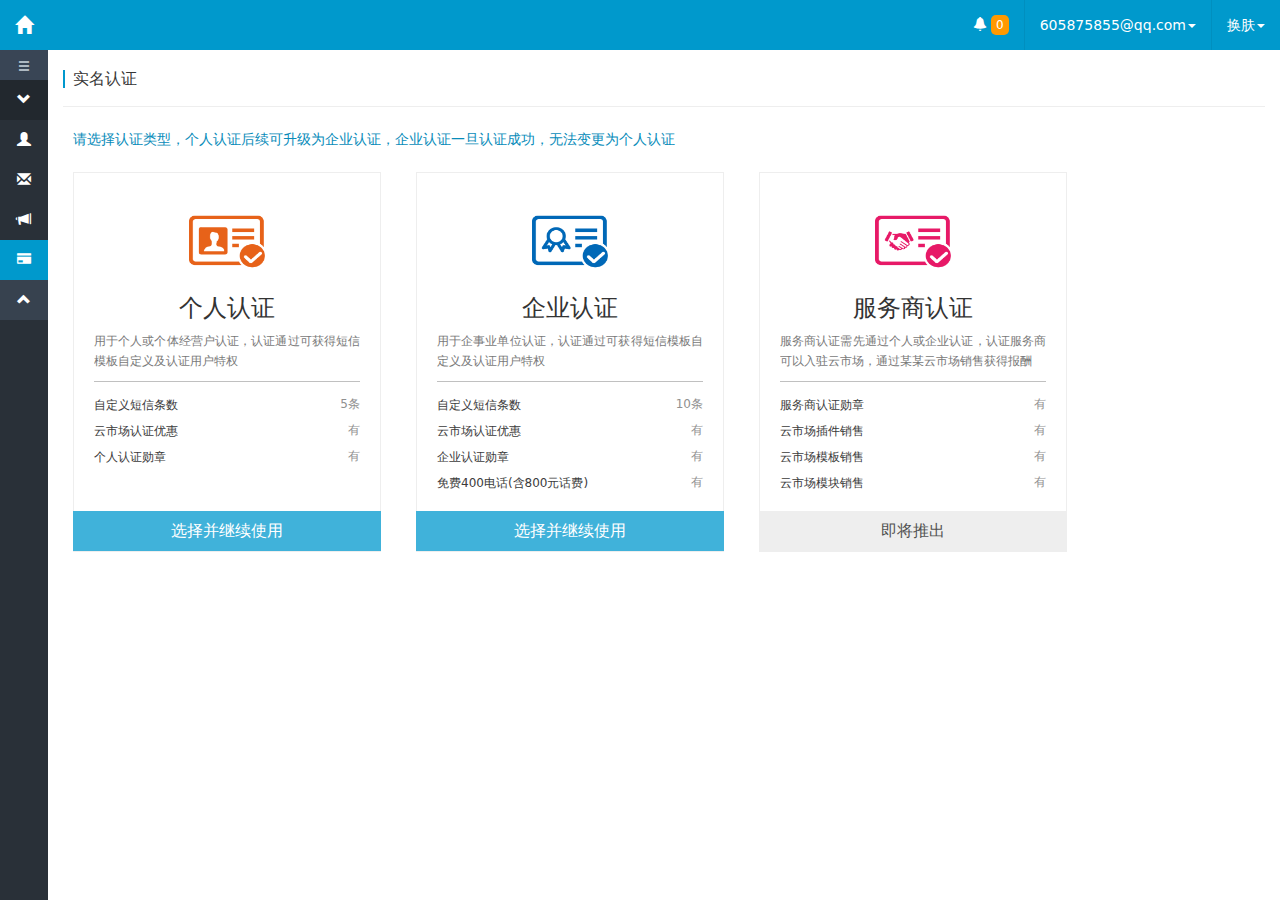
<file: src/main/webapp/WEB-INF/Page/Admin/serverInfo.html>
<!DOCTYPE html PUBLIC "-//W3C//DTD XHTML 1.0 Transitional//EN" "http://www.w3.org/TR/xhtml1/DTD/xhtml1-transitional.dtd">
<html xmlns="http://www.w3.org/1999/xhtml">
<head>
<meta http-equiv="Content-Type" content="text/html; charset=utf-8" />
<meta name="viewport" content="width=device-width, initial-scale=1,maximum-scale=1, user-scalable=no">
<title>服务器信息</title>
<link href="bootstrap-3.3.5-dist/css/bootstrap.min.css" title="" rel="stylesheet" />
<link title="" href="css/style.css" rel="stylesheet" type="text/css"  />
<link title="blue" href="css/dermadefault.css" rel="stylesheet" type="text/css"/>
<link title="green" href="css/dermagreen.css" rel="stylesheet" type="text/css" disabled="disabled"/>
<link title="orange" href="css/dermaorange.css" rel="stylesheet" type="text/css" disabled="disabled"/>
<link href="css/templatecss.css" rel="stylesheet" title="" type="text/css" />

<script src="http://www.jq22.com/jquery/jquery-1.10.2.js"></script>
<script src="script/jquery.cookie.js" type="text/javascript"></script>
<script src="bootstrap-3.3.5-dist/js/bootstrap.min.js" type="text/javascript"></script>
</head>

<body>
<nav class="nav navbar-default navbar-mystyle navbar-fixed-top">
  <div class="navbar-header">
    <button class="navbar-toggle" data-toggle="collapse" data-target=".navbar-collapse"> 
     <span class="icon-bar"></span> 
     <span class="icon-bar"></span> 
     <span class="icon-bar"></span> 
    </button>
    <a class="navbar-brand mystyle-brand"><span class="glyphicon glyphicon-home"></span></a> </div>
  <div class="collapse navbar-collapse">
    
    
    <ul class="nav navbar-nav pull-right">
       <li class="li-border">
          <a href="#" class="mystyle-color">
            <span class="glyphicon glyphicon-bell"></span>
            <span class="topbar-num">0</span>
          </a>
      </li>
      <li class="dropdown li-border"><a href="#" class="dropdown-toggle mystyle-color" data-toggle="dropdown">605875855@qq.com<span class="caret"></span></a>
        <ul class="dropdown-menu">
          <li><a href="#">退出</a></li>
        </ul>
      </li>
      <li class="dropdown"><a href="#" class="dropdown-toggle mystyle-color" data-toggle="dropdown">换肤<span class="caret"></span></a>
        <ul class="dropdown-menu changecolor">
          <li id="blue"><a href="#">蓝色</a></li>
          <li class="divider"></li>
          <li id="green"><a href="#">绿色</a></li>
          <li class="divider"></li>
          <li id="orange"><a href="#">橙色</a></li>
        </ul>
      </li>
    </ul>
  </div>
</nav>
<div class="down-main">
  <div class="left-main left-off">
    <div class="sidebar-fold"><span class="glyphicon glyphicon-menu-hamburger"></span></div>
    <div class="subNavBox">
      <div class="sBox">
       <div class="subNav sublist-down"><span class="title-icon glyphicon glyphicon-chevron-down"></span><span class="sublist-title">用户中心</span>
        </div>
        <ul class="navContent" style="display:block">
         <li>
            <div class="showtitle" style="width:100px;"><img src="img/leftimg.png" />账号管理</div>
            <a href="userInfo.html"><span class="sublist-icon glyphicon glyphicon-user"></span><span class="sub-title">账号管理</span></a> </li>
          <li>
            <div class="showtitle" style="width:100px;"><img src="img/leftimg.png" />消息中心</div>
            <a href="message.html"><span class="sublist-icon glyphicon glyphicon-envelope"></span><span class="sub-title">消息中心</span></a> </li>
          <li>
            <div class="showtitle" style="width:100px;"><img src="img/leftimg.png" />短信</div>
            <a href="smsInfo.html"><span class="sublist-icon glyphicon glyphicon-bullhorn"></span><span class="sub-title">短信</span></a></li>
          <li class="active">
            <div class="showtitle" style="width:100px;"><img src="img/leftimg.png" />实名认证</div>
            <a href="identify.html"><span class="sublist-icon glyphicon glyphicon-credit-card"></span><span class="sub-title">实名认证</span></a></li>
        </ul>
      </div>
      <div class="sBox">
        <div class="subNav sublist-up"><span class="title-icon glyphicon glyphicon-chevron-up"></span><span class="sublist-title">关于我们</span></div>
        <ul class="navContent" style="display:none">
          <li>
            <div class="showtitle" style="width:100px;"><img src="img/leftimg.png" />添加新闻</div>
            <a href="#"><span class="sublist-icon glyphicon glyphicon-user"></span><span class="sub-title">添加新闻</span></a></li>
          <li>
            <div class="showtitle" style="width:100px;"><img src="img/leftimg.png" />添加新闻</div>
            <a href="#"><span class="sublist-icon glyphicon glyphicon-user"></span><span class="sub-title">新闻管理</span></a></li>
          <li>
            <div class="showtitle" style="width:100px;"><img src="img/leftimg.png" />添加新闻</div>
            <a href="#"><span class="sublist-icon glyphicon glyphicon-user"></span><span class="sub-title">添加新闻</span></a></li>
          <li>
            <div class="showtitle" style="width:100px;"><img src="img/leftimg.png" />新闻管理</div>
            <a href="#"><span class="sublist-icon glyphicon glyphicon-user"></span><span class="sub-title">新闻管理</span></a></li>
        </ul>
      </div>
    </div>
  </div>
  <div class="right-product view-product right-off">
     <div class="container-fluid">
				<div class="info-center">
					<div class="page-header">
                                      <div class="pull-left">
						<h4>实名认证</h4>      
					</div>
                                   </div>
					<div class="indentify-class padding-lr">
						<p class="margin-big-tb text-sub text-default">
							请选择认证类型，个人认证后续可升级为企业认证，企业认证一旦认证成功，无法变更为个人认证
						</p>
						<ul class="class-content">
							<li class="pull-left margin-large-35">
							<a class="class-detail pull-right " href="#">
							<div class="class-detail-top">
								<div class="text-center indentify-icon">
									<img src="img/identify_personal.png">
								</div>
								<h3 class="text-center">个人认证</h3>
								<p class="margin-tb padding-bottom text-justify info">
									用于个人或个体经营户认证，认证通过可获得短信模板自定义及认证用户特权
								</p>
								<ul class="class-detail-has margin-top text-lh-big">
									<li>
									<span class="text-black-gray">自定义短信条数</span>
									<span class="pull-right text-gray-white">5条</span>
									</li>
									<li>
									<span class="text-black-gray">云市场认证优惠</span>
									<span class="pull-right text-gray-white">有</span>
									</li>
									<li>
									<span class="text-black-gray">个人认证勋章</span>
									<span class="pull-right text-gray-white">有</span>
									</li>
								</ul>
							</div>
							<p class="continue text-big">
								选择并继续使用
							</p>
							</a>
							</li>
							<li class="pull-left margin-large-35">
							<a class="class-detail pull-right " href="#">
							<div class="class-detail-top">
								<div class="text-center indentify-icon">
									<img src="img/identify_enterprise.png">
								</div>
								<h3 class="text-center">企业认证</h3>
								<p class="margin-tb padding-bottom text-justify info">
									用于企事业单位认证，认证通过可获得短信模板自定义及认证用户特权
								</p>
								<ul class="class-detail-has margin-top text-lh-big">
									<li>
									<span class="text-black-gray">自定义短信条数</span>
									<span class="pull-right text-gray-white">10条</span>
									</li>
									<li>
									<span class="text-black-gray">云市场认证优惠</span>
									<span class="pull-right text-gray-white">有</span>
									</li>
									<li>
									<span class="text-black-gray">企业认证勋章</span>
									<span class="pull-right text-gray-white">有</span>
									</li>
									<li>
									<span class="text-black-gray">免费400电话(含800元话费)</span>
									<span class="pull-right text-gray-white">有</span>
									</li>
								</ul>
							</div>
							<p class="continue text-big">
								选择并继续使用
							</p>
							</a>
							</li>
							<li class="pull-left">
							<a class="class-detail pull-right disabled" href="#">
							<div class="class-detail-top">
								<div class="text-center indentify-icon">
									<img src="img/identify_developer.png">
								</div>
								<h3 class="text-center">服务商认证</h3>
								<p class="margin-tb padding-bottom text-justify info">
									服务商认证需先通过个人或企业认证，认证服务商可以入驻云市场，通过某某云市场销售获得报酬
								</p>
								<ul class="class-detail-has margin-top text-lh-big">
									<li>
									<span class="text-black-gray">服务商认证勋章</span>
									<span class="pull-right text-gray-white">有</span>
									</li>
									<li>
									<span class="text-black-gray">云市场插件销售</span>
									<span class="pull-right text-gray-white">有</span>
									</li>
									<li>
									<span class="text-black-gray">云市场模板销售</span>
									<span class="pull-right text-gray-white">有</span>
									</li>
									<li>
									<span class="text-black-gray">云市场模块销售</span>
									<span class="pull-right text-gray-white">有</span>
									</li>
								</ul>
							</div>
							<p class="continue text-big">
								即将推出
							</p>
							</a>
							</li>
						</ul>
					</div>
				</div>            
		</div>
  </div>
</div>
<script type="text/javascript">
$(function(){
/*换肤*/
$(".dropdown .changecolor li").click(function(){
	var style = $(this).attr("id");
    $("link[title!='']").attr("disabled","disabled"); 
	$("link[title='"+style+"']").removeAttr("disabled"); 

	$.cookie('mystyle', style, { expires: 7 }); // 存储一个带7天期限的 cookie 
})
var cookie_style = $.cookie("mystyle"); 
if(cookie_style!=null){ 
    $("link[title!='']").attr("disabled","disabled"); 
	$("link[title='"+cookie_style+"']").removeAttr("disabled"); 
} 
/*左侧导航栏显示隐藏功能*/
$(".subNav").click(function(){				
			/*显示*/
			if($(this).find("span:first-child").attr('class')=="title-icon glyphicon glyphicon-chevron-down")
			{
				$(this).find("span:first-child").removeClass("glyphicon-chevron-down");
			    $(this).find("span:first-child").addClass("glyphicon-chevron-up");
			    $(this).removeClass("sublist-down");
				$(this).addClass("sublist-up");
			}
			/*隐藏*/
			else
			{
				$(this).find("span:first-child").removeClass("glyphicon-chevron-up");
				$(this).find("span:first-child").addClass("glyphicon-chevron-down");
				$(this).removeClass("sublist-up");
				$(this).addClass("sublist-down");
			}	
		// 修改数字控制速度， slideUp(500)控制卷起速度
	    $(this).next(".navContent").slideToggle(300).siblings(".navContent").slideUp(300);
	})
/*左侧导航栏缩进功能*/
$(".left-main .sidebar-fold").click(function(){

	if($(this).parent().attr('class')=="left-main left-full")
	{
		$(this).parent().removeClass("left-full");
		$(this).parent().addClass("left-off");
		
		$(this).parent().parent().find(".right-product").removeClass("right-full");
		$(this).parent().parent().find(".right-product").addClass("right-off");
		
		
		}
	else
	{
		$(this).parent().removeClass("left-off");
		$(this).parent().addClass("left-full");
		
		$(this).parent().parent().find(".right-product").removeClass("right-off");
		$(this).parent().parent().find(".right-product").addClass("right-full");
		
		
		}
	})	
 
  /*左侧鼠标移入提示功能*/
		$(".sBox ul li").mouseenter(function(){
			if($(this).find("span:last-child").css("display")=="none")
			{$(this).find("div").show();}
			}).mouseleave(function(){$(this).find("div").hide();})	
})
</script>
</body>
</html>
</file>
<file: src/main/webapp/WEB-INF/Page/Admin/css/style.css>
@charset "utf-8";
body{font-family: "Helvetica Neue", "Luxi Sans", "DejaVu Sans", Tahoma, "Hiragino Sans GB", STHeiti, "Microsoft YaHei";}

/*宽度比例*/
.w10 { width: 10%; }
.w20 { width: 20%; }
.w30 { width: 30%; }
.w40 { width: 40%; }
.w50 { width: 50%; }
.w60 { width: 60%; }
.w70 { width: 70%; }
.w80 { width: 80%; }
.w90 { width: 90%; }
.w5 { width: 5%; }
.w15 { width: 15%; }
.w25 { width: 25%; }
.w35 { width: 35%; }
.w33 { width: 33.333%; }
.w45 { width: 45%; }
.w55 { width: 55%; }
.w65 { width: 65%; }
.w75 { width: 75%; }
.w85 { width: 85%; }
.w95 { width: 95%; }







/*左侧导航栏*/
.down-main{position: absolute;width: 100%;top: 50px;bottom: 0px;z-index: 100;}
.left-full{ width:160px; display:block;}
.right-full{ left:160px;}
.left-off{ width:48px; display:block;}
.right-off{ left:48px;}
.right-product{position: absolute;top: 0px;bottom: 0px;right: 0px;background: #FFF;}
.sidebar-fold{ height: 30px;width: 100%;background: #394555;color: #aeb9c2;text-align: center; height:30px; font-size: 12px;cursor: pointer;}
.sidebar-fold span{ line-height:30px;}
/*.left-main{ bottom: 0px; top:0px; position:absolute; background-color:#293038;}*/
.left-main{ bottom: 0px; top:50px; z-index:100; position:fixed; background-color:#293038;}
.sBox ul li{ list-style-type:none; position:relative;}

.sBox ul{ padding:0px; position: relative; margin:0px;}
.sBox ul li a{display: block;width: 100%;height: 40px;line-height: 40px;overflow: hidden; text-decoration:none; color:#FFF;}
.sBox .sublist-icon{ width:48px; text-align:center;}
.subNavBox .subNav{ height:40px; line-height:40px; color: #fff;}
.subNavBox .subNav .title-icon{ width:48px; text-align:center;}
.sBox .sublist-down{ background-color:#22282e;}
.sBox .sublist-up{ background-color:#37424f;}
.sBox .sublist-up ul{ display:none;}
.sBox .sublist-title{ cursor:pointer; font-size: 12px;}
.sBox .subNav:hover,.sBox ul li:hover{ background-color:#42515f;}
.sBox span{ line-height:36px;}
.sBox ul li .showtitle{ text-align:center; line-height:40px; position:absolute; z-index:100; background-color:#545f71; left:55px; padding:0px 10px 0px 10px; color:#FFF; min-width:100px; display:none;}
.sBox ul li .showtitle img {position: absolute;left: -6px; top: 14px;}
.left-off .sBox ul li .sub-title{ display:none;}
.left-off .sBox .sublist-title{ display:none;}
/*产品与服务下拉内容*/
.navbar-nav .dropdown .topbar-nav-list{ color:#000; font-size:12px;padding:10px; width:auto; white-space: nowrap;}
.topbar-nav-col{vertical-align: top;padding: 0 10px; display:inline-block;}
.topbar-nav-col .topbar-nav-item-title{margin: 3px 0px;color: #999;font-weight: 600; font-size:13px;}
.topbar-nav-col ul li{ list-style:none; min-width: 160px;height: 28px;line-height: 28px;margin-bottom: 2px;}
.dropdown-menu .topbar-nav-col ul{ padding-top:5px; padding-left:0px;}
.topbar-nav-col ul li a{display: block;height: 100%;padding: 0 10px;text-decoration: none;color: #333;}
.topbar-nav-col ul li a:hover{ background-color:#f2f2f2;}
.topbar-nav-col .topbar-nav-item{ border-bottom:solid 1px #f2f2f2;} 


.dropdown-menu{ min-width:10px;}
/*===============登录页面=======================*/
.login-bg {width: 100%;height: 100%;background-image: url(../img/login-bg.png);background-repeat: repeat-x;}
.login-dom{ width:100%; color:#c0cad6; text-align:center;}
.logo{padding-top: 60px;margin: 0px auto 20px;}

.login-bg .forget {height: 60px;overflow: hidden; max-width:570px; margin:30px auto 0px auto;}
.forget {background-image:url(../img/forget.png); background-repeat:no-repeat;}
.forget-pwd {color: #c1c8d1;margin-left: 50px;padding-top: 20px;}
.forget-pwd:hover {text-decoration: underline;color: #fff;}
.forget-new:hover {color: #fff;text-decoration: underline;}

.login .btn-change{ line-height:48px;}
.forget-new {color: #c1c8d1;padding-top: 20px;margin-right: 50px;}
.login-footer{ text-align:center;color:#c1c8d1; padding-top:40px;}
.login .form-left{ float:left; width:65%;}
.login .form-right{ float:right; width:35%; margin-top:3px;}
.login .form-right img{ height:36px; width:100%;border-radius: 6px;float: right;margin: 2px 5px 2px 0px;}
.login .form-horizontal{max-width:320px;margin-left:auto; margin-right:auto;}
.form-horizontal .form-group{ margin:0px;}
.border-bottom{border-bottom: solid 1px #ddd;}
.login-box {border-radius: 8px;-webkit-border-radius: 8px;margin: 20px auto;background-color: #dde6ea;border: 2px solid #fff;cursor: pointer;}
.form-left .txtyzm{ margin-left:12%;}
/*登录切换*/
.toptext{border: 1px solid #df9c1f;line-height: 28px;height: 28px;background-color: #fefcee;float: right;margin-right: 5px;padding: 0px 5px;color: #df9c1f;margin-top: 5px; position:relative;}
.triangle{ position:absolute; right: -9px;top: 3px;}
.img-click{margin-right: -3px;margin-top: -1px; width:48px; height:48px;}

.uplogin{ padding-bottom:10px;}
/* 登录名 */
.name {width: 100%;height: 40px;border-radius: 8px;}
.name input {width: 90%;height: 40px;outline: none;border: none;background-color: transparent;border-radius: 8px;
-webkit-border-radius: 8px;margin-left: 5%;}
input.input-error{background-color: transparent;}
/* 密码 */
.pwd {width: 100%;height: 40px;border-radius: 8px;-webkit-border-radius: 8px;}
.pwd input {width: 90%;height: 40px;outline: none;border: none;background-color: transparent;border-radius: 8px;
-webkit-border-radius: 8px;margin-left: 5%;}
.form-horizontal input{ color:#000;}
/*登录按钮*/
.btn-login {display: block;height: 40px;color: #c1c8d1;background-color: #2a799f;border-radius: 8px;-webkit-border-radius: 8px;cursor: pointer;border: 1px solid #598fab;}
.btn-mystyle:hover {color: #fff;}
/*二维码界面*/
.codelogin{ display:none; height:130px; padding-bottom:10px;}
.iconfont{float: left;color: #2a799f;font-size: 34px;line-height: 36px;margin-right: 5px;margin-top: 35px;}
.codelogin p{width: 110px; margin-top:35px;line-height: 20px;color: #6c6c6c;font-size: 12px;float: left;}
.btn-mystyle:focus{ color:#FFF;}

/*======内容页标题=====*/

.info-center .page-header{ width:100%;margin:0px 0px 0px 0px; padding:0px; height:57px; line-height:57px;}
.info-center .page-header h4{margin-top:20px; padding-left:8px;color: #363636;border-left: 2px solid #0098cd;font-size: 16px;}
/*====表单搜索框====*/
.info-center .search-box{ margin-top:10px;}
.search-box .form-group{float:left; padding-right:15px;}
.search-box .form-group input{width:120px;}
.search-box .form-group select{ width:auto;}
.form-span{line-height: 34px;padding-right: 10px;font-weight: bold;}
.btn-default{ background-color:#f7f7f7;}

/*======消息列表=====*/
.info-center-title{ margin-top:10px;}
.info-center-title .padding-large-right{ padding-right:30px;}
.info-center-title span a{height: 30px;cursor: pointer;line-height: 30px;color: #656565;display: block;font-weight: 600;float: left; text-decoration:none;}
.info-center-title span .active{ color:#098cba; border-bottom:solid 2px #098cba;}
.info-center-title span a:hover{color:#098cba; border-bottom:solid 2px #098cba;}


/*表格样式*/
.table-header thead,.table-header tfoot{ background-color:#f5f6fa; color:#87898b;}
.table-list{ margin-top:0px;}
.table-bordered>tbody>tr>td, .table-bordered>tbody>tr>th, .table-bordered>tfoot>tr>td, .table-bordered>tfoot>tr>th, .table-bordered>thead>tr>td, .table-bordered>thead>tr>th{border-bottom: 1px solid #e1e6eb;}
.table-bordered>tbody>tr>td, .table-bordered>tbody>tr>th, .table-bordered>tfoot>tr>td, .table-bordered>tfoot>tr>th, .table-bordered>thead>tr>td, .table-bordered>thead>tr>th{border-bottom: 1px solid #e1e6eb;}
.table-bordered{border: 1px solid #e1e6eb;}
.table-bordered>tbody>tr>td, .table-bordered>tbody>tr>th, .table-bordered>tfoot>tr>td, .table-bordered>tfoot>tr>th, .table-bordered>thead>tr>td, .table-bordered>thead>tr>th{border: 1px solid #e1e6eb;}
.table-margin{ margin-top:10px;}
tfoot .pagination{ margin:0px;}

/*二级导航功能*/
#layout .left-back{ position:absolute; bottom:0px; height:100%; background-color:#EAEDF1;}
#layout .right-back{ position:absolute; bottom:0px; height:100%;}
.left-back .nav li{margin:0px;}
.left-back .nav .active a{color: #000;border-radius: 0px;background-color: #FFF;}
.left-back .nav li a:hover{ background-color:#f5f6f8; color:#000;border-radius: 0px;}


/*=========后台首页=========*/
.my-index{ background-color:#eceff3;}
.info-center .info-title{ margin-top:30px; margin-bottom:10px;padding-left: 15px;padding-right: 15px;}
.info-center .info-title h4{ margin-bottom:0px;}
.info-center .time-title { height:70px;}


.time-title .hour-minute strong{ font-size:34px;}
.year-month p{ margin-bottom:0px;}
.year-month p span{ font-size:24px;}


.content-list{ margin-top:30px;}
.content-list .row{ margin-left:0px; margin-right:0px;}
.content-list .row .content{ background-color:#FFF;}
.content-list .row .content .left-icon{ text-align:center;}
.content-list .row .content .right-title{ color:#666666; text-align:center; padding-top:10px;	 padding-bottom:10px;}
.content-list .row .content .left-icon span{margin-top: 50px;margin-bottom: 50px;width: 40px;line-height: 40px;color: #FFF;border-radius: 50%;}
.content .left-icon .blue{background-color: #2abbeb;}
.content .left-icon .violet{background-color: #675499;}
.content .left-icon .orange{background-color: #eac553;}
.content .left-icon .green{background-color: #1cbba7;}

.content .right-title .number{ font-size:46px; margin-top:0px;}
.content .right-title p{ margin-bottom:5px;}
.content .right-title .title-content{ width:130px;}
.content .right-title .title-content .btn-default{ background-color:#f5f8f9;}

.newslist .panel-default{ border:none;}
.newslist .panel-default>.panel-heading{ background-color:#f2f3f6; border:none;}
.newslist .panel-body{ padding:10px; border-bottom: solid 1px #eaeaea;}
</file>
<file: src/main/webapp/WEB-INF/Page/Admin/css/dermadefault.css>
@charset "utf-8";

/*============后台模板==============*/
.navbar-mystyle{background-color:#09C; color:#FFF;}
.mystyle-brand{ background-color:#0087b4; display:block;}

/*导航栏样式变更*/
.navbar-mystyle .navbar-nav li .mystyle-color:hover{ background-color:#0087b4; color:#FFF;}
.navbar-default .navbar-nav>li>a,.navbar-default .navbar-nav>li>a:focus{color:#FFF;}
.navbar-default .navbar-brand{color:#FFF;}
.navbar-default .navbar-nav>.open>a, .navbar-default .navbar-nav>.open>a:focus, .navbar-default .navbar-nav>.open>a:hover{ background-color:#FFF; color:#000;}
.navbar-default .navbar-brand:hover{color:#FFF;}
.navbar-default .dropdown-menu{ width:100%; min-width:1px; border:0px; border-top:1px solid #e5e5e5;}
/*隐藏按钮*/
.navbar-default .navbar-toggle{ border-color:#FFF;}
.navbar-default .navbar-toggle .icon-bar{ background-color:#FFF;}
.topbar-num{font-size: 12px;color: #fff;background: #f90;border-radius: 5px;padding: 2px 5px;
display: inline-block;line-height: 16px;vertical-align: top;text-align: center;}

.li-border{border-right: 1px solid #008fbf;}
/*左侧导航选中样式*/
.sBox ul .active{ background-color:#09C;}

/*搜索*/
.dropdown .search-dropdown{left:auto; right:0px; padding:0px; width:280px;border: 2px solid #008fbf;}
.dropdown .search-dropdown .form-control{ border:0px;}
.dropdown .search-dropdown .btn{ padding:7px 12px; border-radius:0px; border:0px; color:#FFF; background-color:#008fbf;}

/*时间*/
.time-title .year-month{ padding:10px; background-color:#09C; height:100%; color:#FFF;}
.time-title .hour-minute{color:#09C; line-height:70px; background-color:#FFF; padding-left:10px; padding-right:10px;}

/*按钮*/
.btn-mystyle{color: #FFF;background-color: #09C;}
</file>
<file: src/main/webapp/WEB-INF/Page/Admin/css/dermagreen.css>
@charset "utf-8";

/*============后台模板==============*/
.navbar-mystyle{background-color:#093; color:#FFF;}
.mystyle-brand{ background-color:#03742a; display:block;}

/*导航栏样式变更*/
.navbar-mystyle .navbar-nav li .mystyle-color:hover{ background-color:#03742a; color:#FFF;}
.navbar-default .navbar-nav>li>a,.navbar-default .navbar-nav>li>a:focus{color:#FFF;}
.navbar-default .navbar-brand{color:#FFF;}
.navbar-default .navbar-nav>.open>a, .navbar-default .navbar-nav>.open>a:focus, .navbar-default .navbar-nav>.open>a:hover{ background-color:#FFF; color:#000;}
.navbar-default .navbar-brand:hover{color:#FFF;}
.navbar-default .dropdown-menu{ width:100%; min-width:1px; border:0px; border-top:1px solid #e5e5e5;}
/*隐藏按钮*/
.navbar-default .navbar-toggle{ border-color:#FFF;}
.navbar-default .navbar-toggle .icon-bar{ background-color:#FFF;}
.topbar-num{font-size: 12px;color: #fff;background: #f90;border-radius: 5px;padding: 2px 5px;
display: inline-block;line-height: 16px;vertical-align: top;text-align: center;}
.li-border{border-right: 1px solid #03742a;}
/*左侧导航选中样式*/
.sBox ul .active{ background-color:#093;}

/*搜索*/
.dropdown .search-dropdown{left:auto; right:0px; padding:0px; width:280px;border: 2px solid #03742a;}
.dropdown .search-dropdown .form-control{ border:0px;}
.dropdown .search-dropdown .btn{ padding:7px 12px; border-radius:0px; border:0px; color:#FFF; background-color:#03742a;}

/*时间*/
.time-title .year-month{ padding:10px; background-color:#093; height:100%; color:#FFF;}
.time-title .hour-minute{color:#093; line-height:70px; background-color:#FFF; padding-left:10px; padding-right:10px;}

/*按钮*/
.btn-mystyle{color: #FFF;background-color: #093;}
</file>
<file: src/main/webapp/WEB-INF/Page/Admin/css/dermaorange.css>
@charset "utf-8";

/*============后台模板==============*/
.navbar-mystyle{background-color:#ff9600; color:#FFF;}
.mystyle-brand{ background-color:#e28705; display:block;}

/*导航栏样式变更*/
.navbar-mystyle .navbar-nav li .mystyle-color:hover{ background-color:#e28705; color:#FFF;}
.navbar-default .navbar-nav>li>a,.navbar-default .navbar-nav>li>a:focus{color:#FFF;}
.navbar-default .navbar-brand{color:#FFF;}
.navbar-default .navbar-nav>.open>a, .navbar-default .navbar-nav>.open>a:focus, .navbar-default .navbar-nav>.open>a:hover{ background-color:#FFF; color:#000;}
.navbar-default .navbar-brand:hover{color:#FFF;}
.navbar-default .dropdown-menu{ width:100%; min-width:1px; border:0px; border-top:1px solid #e5e5e5;}
/*隐藏按钮*/
.navbar-default .navbar-toggle{ border-color:#FFF;}
.navbar-default .navbar-toggle .icon-bar{ background-color:#FFF;}
.topbar-num{font-size: 12px;color: #fff;background: #e28705;border-radius: 5px;padding: 2px 5px;
display: inline-block;line-height: 16px;vertical-align: top;text-align: center;}
.li-border{border-right: 1px solid #e28705;}
/*左侧导航选中样式*/
.sBox ul .active{ background-color:#ff9600;}

/*搜索*/
.dropdown .search-dropdown{left:auto; right:0px; padding:0px; width:280px;border: 2px solid #e28705;}
.dropdown .search-dropdown .form-control{ border:0px;}
.dropdown .search-dropdown .btn{ padding:7px 12px; border-radius:0px; border:0px; color:#FFF; background-color:#e28705;}

/*时间*/
.time-title .year-month{ padding:10px; background-color:#ff9600; height:100%; color:#FFF;}
.time-title .hour-minute{color:#ff9600; line-height:70px; background-color:#FFF; padding-left:10px; padding-right:10px;}

/*按钮*/
.btn-mystyle{color: #FFF;background-color: #ff9600;}
</file>
<file: src/main/webapp/WEB-INF/Page/Admin/css/templatecss.css>
@charset "utf-8";
/*账号管理*/

.accound-bund i{font-size: 16px;margin-right: 5px;margin-top: 2px;color: #44b333;}
.accound-bund{ padding:0px;}
.account-manage{padding-bottom: 20px;}
.account-basic{border-bottom:1px dashed #dedede;padding:20px 0;/*margin:0 20px;*/padding-left: 20px;}
.account-basic dt{width:105px;}
.account-head{width:105px;height:105px;}
.account-head img{width: 105px; height: 105px;border-radius: 15px;}
.account-basic dd p{line-height:32px;}
.base-name{width:60px;}
.progress-bar{width:180px;height:20px;border-radius: 3px;background:#f5f5f5;overflow: hidden;}
.progress-bar div{height:100%;width:0;}
.accound-bund li{border-bottom:1px dashed #dedede;padding:30px 20px;font-size: 12px;letter-spacing: 1px;line-height:20px;}
.accound-bund span{float:left;display: block;line-height:20px;}
.accound-bund .text-green-deep{color:#44b333;}
.accound-bund .text-yellow-deep{color:#ffa200;}
.accound-bund{ padding:0px;}
.text-green-deep1{color:#44b333;}
.bund-class{margin-right:25px;}
.indentify_now{color:#40b2da;margin-left: 10px;}
.indentify_now:hover{color:#40b2da;/*text-decoration: underline;*/}
.modify-identity{padding: 20px; display: none;}
.modify-identity.show{display: block;}
.modify-identity dt{width: 522px;height: 30px;}
.modify-identity dt.step1{background: url(../images/icon_modify1.png) no-repeat;}
.modify-identity dt.step2{background: url(../images/icon_modify2.png) no-repeat;}
.modify-identity dt.step3{background: url(../images/icon_modify3.png) no-repeat;}
.modify-identity dt.step4{background: url(../images/icon_modify4.png) no-repeat;}
.modify-identity dt.step5{background: url(../images/icon_modify5.png) no-repeat;}
.modify-identity dt span{display: block;float: left;padding-left: 25px;line-height: 29px;}
.modify-identity dt span em{display: block;float: left;}
.modify-identity .icon-index{background: url(../images/icon_modify.png) no-repeat center center;color:#fff;width: 16px;text-align: center;margin-right: 15px;font-size: 10px;}
.modify-identity dt span.active{color:#fff;}
.modify-identity dd{margin-top:20px;margin-bottom: 50px;}
.modify-identity dd.show{display: block;}
.modify-identity dd li{margin-top:10px;width: 100%;}
.modify-identity dd li span{display: block;color:#3b3b3b;line-height: 30px;font-size: 14px;}
.modify-identity .revise-left{width: 31%; float: left;text-align: right;}
.modify-identity .revise-right{width: 66%;float: right;}
.modify-identity dd li .input-pass{width:186px;border-radius: 3px;font-size: 13px;}
.modify-identity a{padding:0 15px;cursor:pointer;border:1px solid #DCDCDC; display: block;float: left;line-height: 28px;border-radius: 3px;}
.modify-identity a:hover{color:#3b3b3b;}
.revise-bottom{background:#1380cb;color:#fff;font-size:14px;border-color:#1380cb;display: block;line-height: 28px;border-radius: 3px;}
.modify-identity .revise-bottom:hover{color:#fff;background:#1992e5;border-color:#1992e5;}
.modify-identity .cancel{color:#666;line-height: 28px;}
.modify-identity .cancel:hover{color:#666;}
.modify-identity .button-step{background: #0098ce;color:#fff;}
.modify-identity .button-step:hover{background: #33add8;color:#fff;}
.modify-identity .success{display: block;text-align: center;margin-top: 30px;}
.modify-identity .success em{font-size: 18px;color: #4f4f4f;padding: 10px 0;background: url(../images/icon_revise6.png) no-repeat left center;padding-left: 50px;}
.modify-identity .layui-layer-btn{text-align: center;}
.revise-grey{background:#aaa;}
.modify-identity .revise-grey:hover{background:#aaa;border-color:#aaa;}
.identify-code{width:75px;height:30px;border-radius: 3px;font-size: 10px;}
.accound-bund .icon{ width: 20px;height: 18px;margin-top: 2px;margin-right: 10px;}

/*账户充值*/
.charge-count{line-height: 30px;font-size: 12px;color: #2d2d2d;margin: 20px 30px;}
.charge-count input{height: 30px;width: 160px;margin:0 10px;}
.charge-way{margin: 0 30px;}
.charge-way p span{border-bottom: 2px solid #098cba;color:#098cba;font-weight: bold;line-height: 20px;display: block;float: left;}
.charge-way .way-lists li{border:1px solid #f0f0f0;cursor:pointer;-webkit-user-select: none;width: 156px;height: 50px;text-align: center;vertical-align: middle;float: left;margin:15px 50px 0 0;}
.lists li.list-checked{border-color: #f6aba5;}
.charge-way .way-lists li span{display: table-cell;width: 156px;height: 50px;vertical-align:middle;*display: block;*font-size: 136px;*font-family:Arial;}










/*=========================indentify=================================*/
/*认证类型*/
.indentify{padding-bottom: 20px;}
.class-attention{color:#0098ce;height:60px;line-height:60px;}
.class-detail{ display: block; width:308px; height:380px; border:1px solid #eee; position: relative; -webkit-user-select: none;}
.class-detail-top { padding: 32px 20px 0; height: 338px; }
.class-detail-top .indentify-icon img{display:inline-block;width:76px;height:70px;}
.class-detail-top .title {text-align:center;color:#161616;line-height:24px;margin-bottom:20px;}
.class-detail-top .info { font-size:12px; line-height: 20px; color: #797979; line-height: 20px; overflow: hidden; border-bottom: 1px solid #c0c0c0; }
.class-detail-top h6{height:40px;overflow:hidden;color:#797979;line-height:20px; word-spacing:10px;}
.class-detail-has h6{height:25px;}
.class-detail-top ul{padding-left:0px;}
.class-detail-has span{line-height:25px; font-size:12px;}
.class-detail .continue {width: 308px; line-height: 38px; text-align: center; color: #fff; border:1px solid #40B2DA;background: #40B2DA;position: absolute;/*bottom: -1px;*/left: -1px;}
.class-detail .continue:hover{color:#fff;}
.class-detail:hover{background:#F4F5F9;border-color:#40B2DA; text-decoration:none;}
.class-detail:hover h3{color:#161616;}
.class-detail.disabled .continue{ background-color: #eee;color:#525252;border-color: #eee;}
.class-detail.disabled:hover .continue{border-color: #40B2DA;border-top-color: #eee;}


/*认证步奏*/
.company_identify{padding-bottom: 20px;}
.identify-step{position:relative;width:500px;height:110px;}
.identify-step li{font-size:14px; float:left;}
.identify-step li .step-count{width:25px;height:25px;border-radius:20px;line-height:25px;display: block;}
.step-going{width:170px;position:absolute;border:1px solid #b0b0b0;}
.step-going.border-main {border-color: #40b2da;}
.step-going.border-dashed {border-style: dashed;}
.step-going.border-main {border-color: #40b2da;}
.step-going.border-dashed {border-style: dashed;}
.basic-info-detail{border:1px solid #ebeef1;margin:0 20px;}
.real-name-head span{color:#858585;font-size: 12px;letter-spacing: 1px;}
.real-name-detail{width:75%;float:right;font-size: 14px;}
.real-name-detail em{margin-top:-2px;margin-left:5px;}
.content-left-zoon{float: left;text-align: right;}
.content-right-zoon{float: right;}
.unit-style .content-left-zoon{width:23%;font-size:14px;line-height: 35px;}
.unit-style .content-right-zoon{width:75%;font-size: 14px;}
.unit-style .content-right-zoon em{margin-top:-2px;margin-left:5px;}
.unit-style{padding:0 20px;clear:both;}
.unit-style-sel{height:35px;font-size:14px;color:#444;padding-left:10px;}
.unit-style-sel.h6{font-size: 12px;color:#a9a9a9;width:186px;}
.various_licence{display: none;}

.identify-detail{background:#f5f6fa;border:1px solid #c6c6c6;padding:30px;}

.success-logo {width: 36px;height: 36px;border-radius: 18px;display: block;float: left;}
.success-title{margin-left: 10px;color:#2d2d2d;}
.success-title p{font-size: 12px;}
.success-title a{display: block;padding-left: 20px;margin-top:30px;}
.identify-info{border:1px solid #c6c6c6;padding:30px 0;padding-left: 76px;font-size: 14px;color:#2d2d2d;margin-top:20px;}
.identify-info span{display: block;color:#3b3b3b;}
.info-left{width:12%;text-align: right;float: left;}
.info-right{width:87%;float: right;}
.time .long-time {margin-top: 8px;margin-left: 5px;}
.upload-content .button-upload{display: block;width: 100%;position:relative;height: 60px;background: url(../images/ico_add.png) no-repeat center center; z-index: 99;  border: 1px solid #ddd;}
.upload-content .button-upload:hover{background: url(../images/ico_add.png) no-repeat center center; }

/*认证状态*/
.indentify-class:hover{ text-decoration:none;}
.indentify-return{min-height: 140px;}
.indentify-return .icon-identify{width: 54px;height: 65px;}
.indetify-privilege li{height:22px;line-height: 22px;}
.ident-return-info .text-main-reverse{padding: 4px 30px;margin-top: 5px;}
.indentify-return-details{height: 170px;padding: 20px 30px; }
.indentify-return-details p{line-height: 30px;}
.indentify-return-details a{display: inline-block;}
.identify-protect{height: 74px;padding: 20px 30px;}
.identify-protect p{width: 100%;overflow: hidden;max-height: 25px;position: relative;z-index: 8;}
.square-box{width: 515px;height: 250px;background: url(../images/bg_5.png) no-repeat; padding: 0 4px;position: relative;margin-right: 55px;}
.stamp{position: absolute;width: 99px;height: 102px;display: block;bottom: 28px;right: 45px;}
.stamp img{width: 100%;height: 100%;}

/*===============style=======================*/
/*短信*/
.manage-detail{border-bottom:1px dashed #959595;padding: 20px 10px;}
.manage-detail h6{color:#098cba;line-height:26px;}
.manage-detail-con{height:30px;}
.manage-detail-con span{display:block;margin-right:45px;margin-top:7px;}
.manage-detail-con span em{font-style:normal;color:#ea544a;line-height:22px;}
.manage-detail-con .recharge{width:80px;height:30px;background:#ea544a;text-align:center;line-height:30px;color:#fff;display:block;border-radius:3px;}
.manage-detail-con .recharge:hover{background:#ef7f77;}
.manage-detail-con .custom{width:120px;hegiht:30px;background:#0098ce;text-align:center;line-height:30px;color:#fff;display:block;border-radius:3px;}
.manage-detail-con .custom:hover{background:#40b2da;}
.manage-detail-con .title{margin-top: 0;line-height: 26px;}
.manage-detail-con .title em{padding-top: 2px;}
.charge-now{display: block;width: 260px;line-height: 40px;padding:0;font-size:14px;margin:0 auto;}
.charge_way li{width: 230px; height: 116px;float: left;cursor: pointer;}
.charge-now.margin-big-top,.record-content li,.custom-switch{margin-top: 20px;}
.margin-right-none{margin-right: 0!important;}

/*上传照片*/
.upload-photo{width:252px;float:left;}
.upload-native{width:250px;height:170px;border:1px solid #c6c6c6;background:#fff;}
.upload-photo-show{width:135px;float:left;padding-top:9px;}
.upload-exam{width:135px;height:100px;background:#fff;border:1px solid #c6c6c6;margin-bottom:5px;margin-top:10px;}
.icon-business-licence{background: url(../images/icon_business_licence.jpg) no-repeat;background-size: 135px 100px;}
.icon-code-num{background: url(../images/icon_code_num.jpg) no-repeat;background-size: 135px 100px;}
.icon-idcard-front{background: url(../images/icon_idcard_front.jpg) no-repeat;background-size: 135px 100px;}
.icon-idcard-back{background: url(../images/icon_idcard_back.jpg) no-repeat;background-size: 135px 100px;}
.icon-attoney-power{background: url(../images/icon_attoney_power.jpg) no-repeat;background-size: 135px 100px;}
.upload-con{margin-top:10px;}

/*head*/
.manage-head{border-bottom:1px solid #d9dfe4;padding:15px 0;margin:0 20px;}
.manage-head-con{position:relative;height:18px;line-height:18px;color:#363636;border-left:2px solid #0098cd;font-size:16px;}
.manage-title{display:block;color:#098cba;height:24px;line-height:24px;font-size: 14px;}
.solid-slider{position:absolute;border-bottom:2px solid #098cba;}
.manage-head a {border: 1px solid #cecece;padding: 0 10px;margin-top: -5px;line-height: 25px;border-radius: 3px;display: block;font-size: 10px;color: #565656;font-weight: normal;background-color: #f4f4f4;}
.manage-head .order-back {background-size: 12px;background-color: #F7F7F7;}


.text-green-main {color: #25A725 !important;}
.text-yellow-main {color: #FFA115 !important;}

/*金币管理*/
.own{margin-left:45px;font-size:12px;color:#505050}
.coin_attent{border-bottom:1px dashed #dedede;color:#0098ce;font-size:14px;padding:20px 0;padding-left: 10px;}


/*消费明细*/
.border-dd{border-bottom: 1px dashed #d9d9d9;margin-top:15px;}
.custom-lists,.cost-lists{margin-top:20px;}
.cost-lists li a{display: block;padding: 0 15px;color:#404040;cursor: pointer;}
.cost-lists li a:hover{color:#098cba;}
.cost-lists .list-tab a{background:#fff;height:32px;border-top: 2px solid #0098cd;margin-top:-1px;margin-bottom:-1px;}
.cost-lists .list-tab a:hover{color:#404040;}
.cost-check{padding: 15px;line-height: 34px;border-bottom: 1px solid #d9d9d9;}
.cost-product{width: 150px;float: left;height: 32px;line-height: 32px;color:#575757;font-size: 14px;}
.cost-check .input-box{margin-top: 11px;}
.cost-check .icon,.record-content .icon{background: url(../images/icon_little8.png) no-repeat right center;padding-right: 15px;margin-left: 10px;}
.cost-check .hd-input,.record-content .hd-input{width:120px;height:34px;font-size: 12px;float: left;}
.cost-check a.check{display: block;line-height: 32px;border: 1px solid #cecece;float: left;padding: 0 15px;margin-left: 15px;color: #656565;cursor: pointer;}
.cost-count{background: #f5f6fa;padding: 20px 15px;border-bottom: 1px solid #d9d9d9;}
.cost-count p{ font-size: 14px;color:#4b4b4b;line-height: 18px;}
.cost-count .p1{color: #656565;font-size: 12px;}
.cost-count .yellow{color:#ff940d;}
.pay-index{padding: 20px 15px;}
.pay-index li{line-height: 28px;float: left;margin-right: 10px;}
.pay-index li a{color:#5f5f5f;background: #c7cdd3;padding: 0 10px;display: block;cursor: pointer;}
.pay-index li a:hover{color: #353535;background: #e1e1e1;}
.pay-index .list-tab a,.pay-index .list-tab a:hover{color:#fff;background: #0098ce;}


.record-content,.border-gray-around{border:1px solid #C6C6C6;}
.record-content{margin-top: 20px;padding:10px 15px;color:#4f4f4f;}
.record-content span{display: block;line-height: 34px;height: 34px;}
.record-content .content-left{float: left;width: 10%;text-align: right;line-height: 34px;}
.record-content .content-right{float: left;margin-left: 2%;}
.explain-pro{width: 220px;line-height: 34px;}
.content-right input{color:#4f4f4f}
.record-content .input-code{width:70px;height:34px;background: #f0f3ff;float: left;margin-left: 55px;}
.record-content .code-text{width:70px;height:34px;float: left;}
.record-content .code-atten{display: block;float: left;color: #076ed4;cursor: pointer;margin-left: 20px; }
.record-content .code-atten:hover{color:#0056ab;/*text-decoration: underline;*/}
.record-content a.cord-export{display: block;float: left;border: 1px solid #c6c6c6;line-height: 32px;color:#9d9d9d;padding: 0 15px;background: url(../images/icon_export.png) no-repeat 15px center;padding-left: 25px;}
.record-content a.non-disable{color:#505050;background: url(../images/icon_export1.png) no-repeat 15px center;}
.select-table ul li{margin: 0;}



.list-checked{background: url(../images/icon_charge.png) no-repeat right bottom;}
.lists .list-checked{border-color: #f6aba5;}

/*弹窗*/

.pop-up-con .content-left-zoon{width:30%;color:#6b6b6b;}
.pop-up-con .content-right-zoon{width:66%;}



/*页码*/
.show-page{width:100%;}
.offcial-page{font-size:10px;float:right;}
.offcial-page li{float:left;color:#8f8f8f;font-size:12px;line-height:30px;margin-right:10px;}
.offcial-page a{border-radius: 3px;}
.offcial-page span{display: block;line-height: 30px;}
.offcial-page a:hover{color:#383838}

.offcial-page .prev:hover,.offcial-page .next:hover{color:#fff;background:#40b2da;border-color: #40b2da;}
.offcial-page .disable{display:block;line-height:30px;padding:0 10px;border:1px solid #e3e3e3;color:#aaa;}
.offcial-page .disable:hover{border:1px solid #e3e3e3;color:#aaa;background:#fff;}
.prev, .next, .offcial-page .num {border: 1px solid #e3e3e3;padding: 0 10px; float: left;color: #232323;text-align: center; line-height: 30px;display: block;}
.offcial-page .num { margin: 0 5px;}
.offcial-page .num:hover{color:#fff;background:#40b2da;border-color: #40b2da;}
.offcial-page input{border:1px solid #e3e3e3;border-radius: 3px;width:40px;height:32px;margin:0 8px;text-align:center;}
.page-sure{padding:0 10px;border:1px solid #e3e3e3;display:block;text-align:center;line-height:30px;color:#3c3c3c;}
.offcial-page .page-sure:hover{color:#fff;background:#40b2da;border-color:#40b2da;}
.page-amount{display: inline;}
.page-sure-focus{border:#40b2da 1px solid;color:#40b2da;}
.page-sure.page-sure-focus:hover{color:#40b2da;}
.page-title .page-amount-focus{border:#40b2da 1px solid;border-radius: 3px;}
.offcial-page span.current { display: block;color: #fff;float: left; border: 1px solid #40b2da; padding: 0 10px; margin: 0 5px;background: #40b2da;line-height: 30px;border-radius: 3px;}



/*按钮*/
.step-botton{border-radius: 3px;line-height: 32px;display: block;}
.botton-title{line-height:32px;color:#40b2da;}
.botton-title:hover,.button-word,.button-word:hover,.button-word1{color:#40b2da;}
.button-word1:hover{color:#40b2da;text-decoration: underline;}
.button-word2,.button-text3{color:#0098ce;}
.button-word2:hover{color:#0098ce;text-decoration: underline;}
.button-text{color:#1380cb;}
.button-text:hover{color:#1380cb;text-decoration: underline;}
.button-text1{color:#707070;}
.button-text1:hover{color:#0098ce;text-decoration:none;}
.step-botton-hover:hover{background:#66c1e1;color:#fff;}
.button-bg{color:#40b2da;border:1px solid #40b2da;padding:0 30px;line-height: 30px;}
.button-bg:hover{background:#66c1e1;color:#fff;}
.step-revise{line-height:30px;border:1px solid #d9d9d9;}
.step-revise:hover{color:#333;}
.button-upload{line-height: 30px;border-radius:3px;background:url(../images/icon_a);color: #fff;font-size: 14px;padding:0 30px;display: block;}
.button-upload:hover{color:#fff;background: #33add6;}
.choise-data:hover{color:#40b2da;}
.echarts-line{height:280px;margin:0 auto;color:#737373;width:80%;}
.step-go-ps1{left:65px;top:42px;}
.step-go-ps2{left:280px;top:42px;}
.submit{display: block;cursor:pointer;border-radius: 3px; background: #40B2DA;padding: 0 30px;line-height: 32px;color:#fff;}
.submit:hover{color:#fff;background: #66c1e1;}

/*下拉框*/
.select-table{position: relative;}
.select-table input{border-radius: 3px; width:100%;cursor: pointer;height:100%;padding-left: 10px;border:1px solid #c6c6c6;}
.select-table input:focus{border-color:#40b2da;}
.select-table ul{width:100%;display: none; border-bottom-left-radius: 3px; border-bottom-right-radius: 3px; cursor: pointer; border:1px solid #40b2da;z-index: 100;border-top:0;position: absolute;margin:0;}
.select-table:hover input{border-color:#40b2da}
.select-table ul li{width:100%; padding: 0 10px;background:#fff;}
.select-table ul li a{display: inline-block;width: 100%;overflow: hidden;white-space: nowrap;}
.select-table ul li:hover{background:#40b2da;color:#fff;}
.select-table span{position:absolute;right:10px;z-index: 99;top:-1px;}
.select-table.sel_small{width:130px;color:#7b7b7b;height:26px;line-height: 26px;}
.sel_small input{color:#7b7b7b;height: 26px;}
.sel_lit_small{width:100px;color:#7b7b7b;height:35px;line-height:35px;color:#333;font-weight: normal;}
.sel_lit_small input{height: 35px;}
.sel_big{font-size: 12px;color:#a9a9a9;width:186px;height:35px;line-height:35px;margin-left: 10px;}
.sel_big input{color: #a9a9a9;height: 35px;}
.status-table{margin:0 auto;color:#666;height: 40px;line-height:40px;width: 100px;border: 0;background:#F5F6FA;}
.status-table input{padding:0;text-align:center;color:#666;height:40px;border:0;background:#F5F6FA;}
.status-table ul{background: #fff;border: none;text-align: center;margin-top:-1px;box-shadow: 0 5px 10px #ccc;}
.status-table ul li{padding: 0;}
.status-table ul li:hover{background: #F2F2F2;color:#e4393c;}
.status-table ul li.on{color:#e4393c;border:0;}
.status-left{margin-left:-20px;}
.status-left input{text-align: left;padding-left: 20px;}
.status-left ul{text-align: left;}
.status-left ul li{padding-left: 20px;}
.table-time{width:110px;height: 20px;line-height: 20px;margin-top: 10px;}
.class-content{ padding:0px;}
/*日历*/
.laydate-box{width:186px;height:35px;}
.laydate-box .hd-input{width:100%;height:35px;font-size: 12px;}

.input.h6{font-size: 12px;}
.real-name-head{border-bottom:1px dashed #d9d9d9;color:#333;height:35px;line-height:35px;}
.height-main{height: 35px;}
.height-large{height:60px;}
.w48{width:48%;}
.border-tab-rig{border-right: 1px solid #e8e8e9;}
.width-main{width:300px;}
.width-small{width:100px;}
.line-large{line-height:60px;}
.line-main{line-height:35px;}
.bg-little-white{background:#F5F5F5;}
.border-bottom-none{border-bottom:0 !important;}
.border-top-ebe{border-top:1px solid #ebeef1;}
.border-bottom-main{border-bottom:2px solid #098CBA;}
.border-main-one{ border:1px solid #40b2da;}
.border-b0{border-color:#b0b0b0;}
.border-solid{border-style:solid;}
.text-roseo{color:#e52527;}
.text-green-deep{color:#44b333;}
.text-yellow-deep{color:#ffa200;}
.text-bg-b0{background-color:#b0b0b0 !important;}
.bg-main{background-color: #40B2DA !important;}
.button.bg-main:hover{background:#098cba !important;}
.text-b0{color:#b0b0b0;}
.text-6b{color:#6b6b6b;}
.text-a7{color:#a7a7a7;}
.text-a9{color:#a9a9a9;}
.text-33{color:#333;}
.text-blue-deep{color:#0098ce;}
.text-main-deep{color:#1380cb;}
.text-small-main{color:#079ed3}
.text-black-gray{color:#3b3b3b;}
.text-gray-white{color:#909090;}
.text-red-deep{color:#ee6256;}
.text-justify{text-align: justify;}
.padding-large-tb{padding:30px 0;}
.padding-large-lr{padding:0 30px !important;}
.padding-25-tb{padding:25px 0;}
.padding-big-tb{padding:20px 0;}
.padding-big-lr{padding:0 20px;}
.padding-left-15{padding-left:15px;}
.padding-top-mini{padding-top:17px;}
.paddign-15-tb{padding:15px 0;}
.padding-lr{padding:0 10px !important;}
.padding-small-lr{padding:0 5px;}
.padding-top-0{padding-top:0 !important;}
.margin-right-132{margin-right:132px;}
.margin-right-144{margin-right:144px;}
.margin-left-100{margin-left: 130px;}
.margin-right-75{margin-right:75px;}
.margin-super-top{margin-top:50px;}
.margin-large-35{margin-right:35px;}
.margin-top-35{margin-top:35px;}
.margin-top-25{margin-top:25px;}
.margin-tb-25{margin:25px 0;}
.margin-large-tb{margin:30px 0;}

.margin-big-tb{margin:20px 0;}
.margin-top-12{margin-top:12px;}
.margin-left-15{margin-left:15px;}
.margin-top-15{margin-top:15px;}
.margin-top-8{margin-top:8px;}
.margin-minus-top{margin-top:-2px}
.margin-minus-left{margin-left: -40px;}
.margin-auto{margin:0 auto !important;}
.margin-left-none{margin-left:0;}

a.submit-order{padding:0 20px;line-height: 26px;border:0;background:#0098ce;font-size: 12px;color:#fff;border-radius: 3px;}
a.submit-order:hover{background:#40b2da;color:#fff}



/*==========以下部分是Validform必须的===========*/
.Validform_checktip{
	margin-left:8px;
	line-height:20px;
	height:20px;
	overflow:hidden;
	color:#999;
	font-size:12px;
}
.Validform_right{
	color:#71b83d;
	padding-left:20px;
	background:url(../images/right.png) no-repeat left center;
}
.Validform_wrong{
	color:red;
	padding-left:20px;
	white-space:nowrap;
	background:url(../images/error.png) no-repeat left center;
}
.Validform_loading{
	padding-left:20px;
	background:url(../images/onLoad.gif) no-repeat left center;
}
.Validform_error{
	background-color:#ffe7e7;
}
#Validform_msg{color:#7d8289; font: 12px/1.5 tahoma, arial, \5b8b\4f53, sans-serif; width:280px; -webkit-box-shadow:2px 2px 3px #aaa; -moz-box-shadow:2px 2px 3px #aaa; background:#fff; position:absolute; top:0px; right:50px; z-index:99999; display:none;filter: progid:DXImageTransform.Microsoft.Shadow(Strength=3, Direction=135, Color='#999999');}
#Validform_msg .iframe{position:absolute; left:0px; top:-1px; z-index:-1;}
#Validform_msg .Validform_title{line-height:25px; height:25px; text-align:left;  padding:0 8px; color:#fff; position:relative; background-color:#000;}
#Validform_msg a.Validform_close:link,#Validform_msg a.Validform_close:visited{line-height:22px; position:absolute; right:8px; top:0px; color:#fff; text-decoration:none;}
#Validform_msg a.Validform_close:hover{color:#cc0;}
#Validform_msg .Validform_info{padding:8px;border:1px solid #000; border-top:none; text-align:left;}

.icon {background: url(../images/icon_control.png) no-repeat;display: inline-block;}
.icon-identify{background-position: -72px 0;}
.icon-been-set{background-position: -145px 0;}
.icon-unset{background-position: -167px 0;}
.icon-non-record{background-position: -193px 0;}
.icon-hook{background-position: -293px 3px;}
.icon-hook-big{background-position: -250px 8px;}
.icon-jump{background-position: -322px 0px;}
.text-blue-normal{color: #2a94de;}
.button.text-main-reverse{color: #fff;background: #0099cc;}
.button.text-main-reverse:hover{background: #40B2DA;}
.bg-yellow-light{background: #fdfce9;}
.bg-blue-pale{background: #e9f9fd;}

/*城市地区选择样式*/
.hd-select-city {  }
.select-country, .select-city { float: left; position: relative; padding: 4px 8px; border: 1px solid #ccc; cursor: pointer; background: #fff; }
.select-country { width: 95px; }
.select-city { margin-left: 10px; width: 195px; }
.country-title, .city-title { line-height: 20px; color: #ccc; white-space: nowrap; overflow: hidden; text-overflow: ellipsis; }
.country-title { color: #3a3a3a; }
.country-select-warp { display: none; position: absolute; top: 28px; left: -1px; width: 95px; border: 1px solid #ccc; background: #fff; z-index: 9; }
.country-select-warp a { display: block; text-indent: 18px; line-height: 26px; }
.country-select-warp a:hover { color: #3a3a3a; background-color: #fff8f3; }
.country-select-warp a.selected { color: #1380CB; font-weight: bold; }
.select-city .has-city-title { color: #333; }
.select-city .has-city-title span { margin: 0 3px; color: #ddd; }
.hd-select-city .menu-button-dropdown { position: absolute; right: 10px; top: 11px; display: block; width: 10px; height: 6px; background: url("../images/ico_general.png") no-repeat scroll 0 -13px}
.ct-overlay { position: absolute; top: 28px; left: -1px; width: 301px; background: #fff; z-index: 9; }
.city-select-tab { display: table; border-right: 1px solid #ccc; border-top: 1px solid #ccc; width: 301px; height: 34px; background: #f0f0f0; }
.city-select-tab a { display: table-cell; line-height: 33px; border-left: 1px solid #ccc; border-bottom: 1px solid #ccc; color: #4D4D4D; text-align: center; }
.city-select-tab .current { background: #fff; border-bottom-color: #fff; color: #1380CB; }
.city-select-content { float: left; border: 1px solid #ccc; border-top: 0; }
.city-select { display: none; float: left; padding: 10px 15px; width: 299px; background: #fff; font-size: 12px; line-height: 24px; }
.city-select dl { float: left; padding: 3px 0; }
.city-select dl.no-dt { padding: 0; }
.city-select dt { display: inline-block; width: 35px; float: left; padding-right: 10px; font-weight: 700; text-align: right; }
.city-select dd { width: 233px; display: inline; float: left; }
.city-select dl.no-dt dd, .city-city dd, .city-street dd, .city-district dd { width: 270px; }
.city-select a { display: inline-block; padding: 0 10px; text-decoration: none; white-space: nowrap; margin-right: 2px; border-radius: 2px; }
.city-select a:hover { color: #1380CB; background-color: #f6fbff; }
.city-select .current, .city-select .current:hover { color: #fff; background-color: #1380cb; }
.ct-overlay-hidden { display: none; }
.offcial-table .tr-big-height{line-height:54px;}
.offcial-table .tr-big-height .td{white-space:normal;}
.offcial-table .tr-big-height .td-small{line-height:26px;text-align:center;}


/*=================layout=====================*/
/*自定义链接颜色(可自由更换)*/
a{color:#333;text-decoration:none;} /*链接-颜色*/
a:hover{color:#098cba;} /*链接-悬浮颜色*/
.text-underline:hover {text-decoration:underline;}
/*段落*/
p,.p{line-height:25px;}
.text-indent,.text-indent p,.text-indent div{text-indent:2em;}
/*粗体*/
.strong{font-weight:bold;}
.text-normal{font-weight:normal;}
/*对齐*/
.text-left{text-align:left !important;}
.text-center{text-align:center !important;}
.text-right{text-align:right !important;}
.text-justify{text-align:justify !important;}
/*文本省略*/
.text-ellipsis{overflow:hidden;text-overflow:ellipsis;white-space:nowrap;}
.no-ellipsis{overflow:auto;text-overflow:initial;white-space:normal;}
/***input***/
.input{font-size:14px;padding:6px;border:solid 1px #ccc;width:100%;height:34px;line-height:20px;display:block;background-color: #fff; -webkit-appearance:none;/*transition:all 1s;*/}
.input:focus,.input-focus{border-color:#40b2da;background-color:#f5f8fd;/*transition:all 0.3s*/}
.input:hover,.input-hover{border-color:#40b2da;}
.input-error,.input-error:hover{border-color:#d93600;}
.input-error:focus{border-color:#d93600;background-color:#fff;}
.input-disabled, .input-disabled:hover, .input[disabled], .input[disabled]:hover {border-color:#999;background-color: #eee;}
.input-readonly, .input[readonly], .input[readonly]:hover { border-color: #ccc; background-color: #fff; }
/***Button***/
.button {display:inline-block;padding: 6px 20px;border: 1px solid #ddd;border-radius: 3px;color: #3a3a3a;font-size:12px; line-height: 22px; text-align: center; background:transparent; /*transition: all 0.3s;*/ cursor: pointer; }
.button-full{display:block;width:100%;}
.button:hover{background:#f1f1f1;}
.button.bg-black,.button.bg-dark-grey,.button.bg-main,.button.bg-dot,.button.bg-gray,.button.bg-light-gray,.button.bg-sub,.button.bg-mix,.button.bg-pink,.button.bg-red,.button.bg-orange,.button.bg-blue,.button.bg-green {color:#fff;border:0;}
.button.bg-black:hover{background:#222;}
.button.bg-dark-grey:hover{background:#444;}
.button.bg-main:hover{background:#098cba;}
.button.bg-dot:hover{background:#d93600;}
.button.bg-gray:hover{background:#aaa;}
.button.bg-light-gray:hover{background:#aaa;}
.button.bg-sub:hover{background:#40b2da;}
.button.bg-mix:hover{background:#ff5a00;}
.button.bg-white:hover{background:#f1f1f1;}
.button.bg-gray-white:hover{background:#fff;}
.button.bg-pink:hover{background: #e13538;}
.button.bg-red:hover{background: #d10;}
.button.bg-orange:hover{background: #f60;}
.button.bg-blue:hover{background: #0ae;}
.button.bg-green:hover{background: green;}
.button.border-gray:hover,.button.border-main:hover,.button.border-dot:hover,.button.border-mix:hover,.button.border-sub:hover,.button.border-black:hover{color:#fff;}
.button.border-gray-white:hover{background: #eee;}
.button.border-light-gray:hover{background:#ccc;}
.button.border-gray:hover{background:#999;}
.button.border-black:hover{background:#000;}
.button.border-main:hover{background:#40b2da;}
.button.border-sub:hover{background:#098cba;}
.button.border-mix:hover{background: #d93600;}
.button.border-dot:hover{background: #ff5a00;}
/***select***/
.select{width:100%;height:26px;border:1px solid #ccc;}
.select:focus,.select:hover{border-color:#40b2da;}
/***textarea***/
.textarea{border:1px solid #ccc;resize: none;}
.textarea:hover{border-color:#40b2da;}
.textarea:focus{border-color:#40b2da;background-color:#f5f8fd;}
/***margin***/
/***border***/
.border{border:solid 1px #ddd;}
.border-top{border-top:solid 1px #ddd;}
.border-right{border-right:solid 1px #ddd;}
.border-bottom{border-bottom:solid 1px #ddd;}
.border-left{border-left:solid 1px #ddd;}
.border-top-bottom{border-top:solid 1px #ddd;border-bottom:solid 1px #ddd;}
.border-left-right{border-left:solid 1px #ddd;border-right:solid 1px #ddd;}
/*边框样式*/
.border-dashed{border-style:dashed;}
.border-dotted{border-style:dotted;}
.border-double{border-style:double;}
.border-inset{border-style:inset;}
.border-outset{border-style:outset;}
/*边框大小*/
.border-large{border-width:10px;}
.border-big{border-width:5px;}
.border-middle{border-width:3px;}
.border-small{border-width:2px;}
.border-none{border: none !important;}
/*边框颜色*/
.border-gray-white { border-color: #eee; }
.border-light-gray { border-color:#ccc; }
.border-gray { border-color:#999; }
.border-main { border-color:#40b2da; }
.border-sub{border-color:#098cba;}
.border-mix{border-color: #d93600;}
.border-dot{border-color: #ff5a00;}
.border-white{border-color: #fff;}
.border-black{border-color: #000;}
/***border radius***/
.radius-none{border-radius:0;}
.radius-small{border-radius:2px;}
.radius{border-radius:4px;}
.radius-big{border-radius:6px;}
.radius-rounded{border-radius:2em;}
.radius-circle{border-radius:50%;}
/***boxshadow***/
.box-shadow{box-shadow: 0 3px 5px #ccc;}
/***background***/
.bg{ background: #eee; }
.bg-gray{background: #999;}
.bg-dark-grey{background: #3a3a3a;}
.bg-black{background: #000;}
.bg-white{background: #fff;}
.bg-gray-white{background: #f7f7f7;}
.bg-main{background: #40b2da;}
.bg-sub{background: #098cba;}
.bg-mix{background: #d93600;}
.bg-dot{background: #ff5a00;}
.bg-pink{background: #e13538;}
.bg-red{background: #d10;}
.bg-orange{background: #f60;}
.bg-blue{background: #0ae;}
.bg-green{background: green;}
.bg-inverse,.bg-inverse a{color: #fff;}
.bg-none{background:none !important;}
/*内边距,全,上,下,左,右*/
.padding-large{padding:30px;}
.padding-large-top{padding-top:30px;}
.padding-large-right{padding-right:30px;}
.padding-large-bottom{padding-bottom:30px;}
.padding-large-left{padding-left:30px;}

.padding-big{padding:20px;}
.padding-big-top{padding-top:20px;}
.padding-big-right{padding-right:20px;}
.padding-big-bottom{padding-bottom:20px;}
.padding-big-left{padding-left:20px;}

.padding{padding:10px;}
.padding-tb{padding:10px 0;}
.padding-lr{padding:0 10px;}
.padding-top{padding-top:10px;}
.padding-right{padding-right:10px;}
.padding-bottom{padding-bottom:10px;}
.padding-left{padding-left:10px;}

.padding-small{padding:5px;}
.padding-small-top{padding-top:5px;}
.padding-small-right{padding-right:5px;}
.padding-small-bottom{padding-bottom:5px;}
.padding-small-left{padding-left:5px;}

.padding-little{padding:2px;}
.padding-little-top{padding-top:2px;}
.padding-little-right{padding-right:2px;}
.padding-little-bottom{padding-bottom:2px;}
.padding-little-left{padding-left:2px;}

.padding-none{padding:0 !important;}
/*外边距,全,上,下,左,右*/
.margin-large{margin:30px;}
.margin-large-top{margin-top:30px;}
.margin-large-right{margin-right:30px;}
.margin-large-bottom{margin-bottom:30px;}
.margin-large-left{margin-left:30px;}

.margin-big{margin:20px;}
.margin-big-top{margin-top:20px;}
/* .margin-big-right{margin-right:20px;} */
.margin-big-bottom{margin-bottom:20px;}
.margin-big-left{margin-left:20px;}

.margin{margin:10px !important;clear:both;}
.margin-tb{margin:10px 0;}
.margin-lr{margin:0 10px;}
.margin-top{margin-top:10px;}
.margin-right{margin-right:10px;}
.margin-bottom{margin-bottom:10px;}
.margin-left{margin-left:10px;}

.margin-around{margin: 0 10px;}

.margin-small{margin:5px;}
.margin-small-top{margin-top:5px;}
.margin-small-right{margin-right:5px;}
.margin-small-bottom{margin-bottom:5px;}
.margin-small-left{margin-left:5px;}

.margin-little{margin:2px;}
.margin-little-top{margin-top:2px;}
.margin-little-right{margin-right:2px;}
.margin-little-bottom{margin-bottom:2px;}
.margin-little-left{margin-left:2px;}

.margin-none{margin:0 !important;}
/*无序有序列表*/
ul{list-style:none;}
ol{padding-left: 24px;}
.list-cn{list-style-type:cjk-ideographic;}
.list-alpha{list-style-type:upper-alpha;}
.list-unstyle{list-style:none;padding-left:0;}
.list-unstyle ul{list-style:disc;}
.list-inline li{display:inline-block;padding:0 10px;width:auto;}
/***布局***/
.layout{width: 100%;}
.container{margin: 0 auto;width: 1200px;}
/*宽度比例*/
.w10 { width: 10%; }
.w20 { width: 20%; }
.w30 { width: 30%; }
.w40 { width: 40%; }
.w50 { width: 50%; }
.w60 { width: 60%; }
.w70 { width: 70%; }
.w80 { width: 80%; }
.w90 { width: 90%; }
.w5 { width: 5%; }
.w15 { width: 15%; }
.w25 { width: 25%; }
.w35 { width: 35%; }
.w33 { width: 33.333%; }
.w45 { width: 45%; }
.w55 { width: 55%; }
.w65 { width: 65%; }
.w75 { width: 75%; }
.w85 { width: 85%; }
.w95 { width: 95%; }
/*HR*/
.hr-gray { width: 100%; border-top: 1px solid #d6d6d6; border-bottom: 1px solid #fff; }
.hr-black { width: 100%; border-top: 1px solid #171717; border-bottom: 1px solid #707070; }
.hr-blue { width: 100%; border-top: 1px solid #2969a6; border-bottom: 1px solid #488bcb; }
/*spacer*/
.spacer-gray { border-left: 1px solid #d6d6d6; border-right: 1px solid #fff; }
/***隐藏与显示***/
.show{display:block !important;}
.hidden{display:none !important;}
.visible-hidden { visibility: hidden; }
.over-initial{overflow: initial !important;}
.over-hidden{overflow: hidden;}
/*字号*/
.text-large{font-size:24px !important;}
.text-big{font-size:16px !important;}
.text-default{font-size:14px !important;}
.text-small{font-size:12px !important;}
.text-little{font-size:10px !important;}
/*字体颜色*/
.text-main{color:#40b2da;}/*主色*/
.text-sub{color:#098cba;}/*辅色*/
.text-dot{color:#ff5a00;}/*点缀色*/
.text-mix{color:#d93600;}/*融合色*/
.text-white{color:#fff;}/*白色*/
.text-black{color:#000;}/*黑色*/
.text-gray{color:#999;}/*浅灰色*/
.text-drak-grey{color:#3a3a3a;}/*深灰色*/
.text-red{color:#b10;}
.text-orange{color:#f60;}
.text-blue{color:#0ae;}
.text-green{color:green;}
/*行高*/
.text-lh-little{line-height: 16px;}
.text-lh-small{line-height: 18px;}
.text-lh{line-height: 22px;}
.text-lh-big{line-height: 24px;}
.text-lh-large{line-height: 28px;}
</file>
